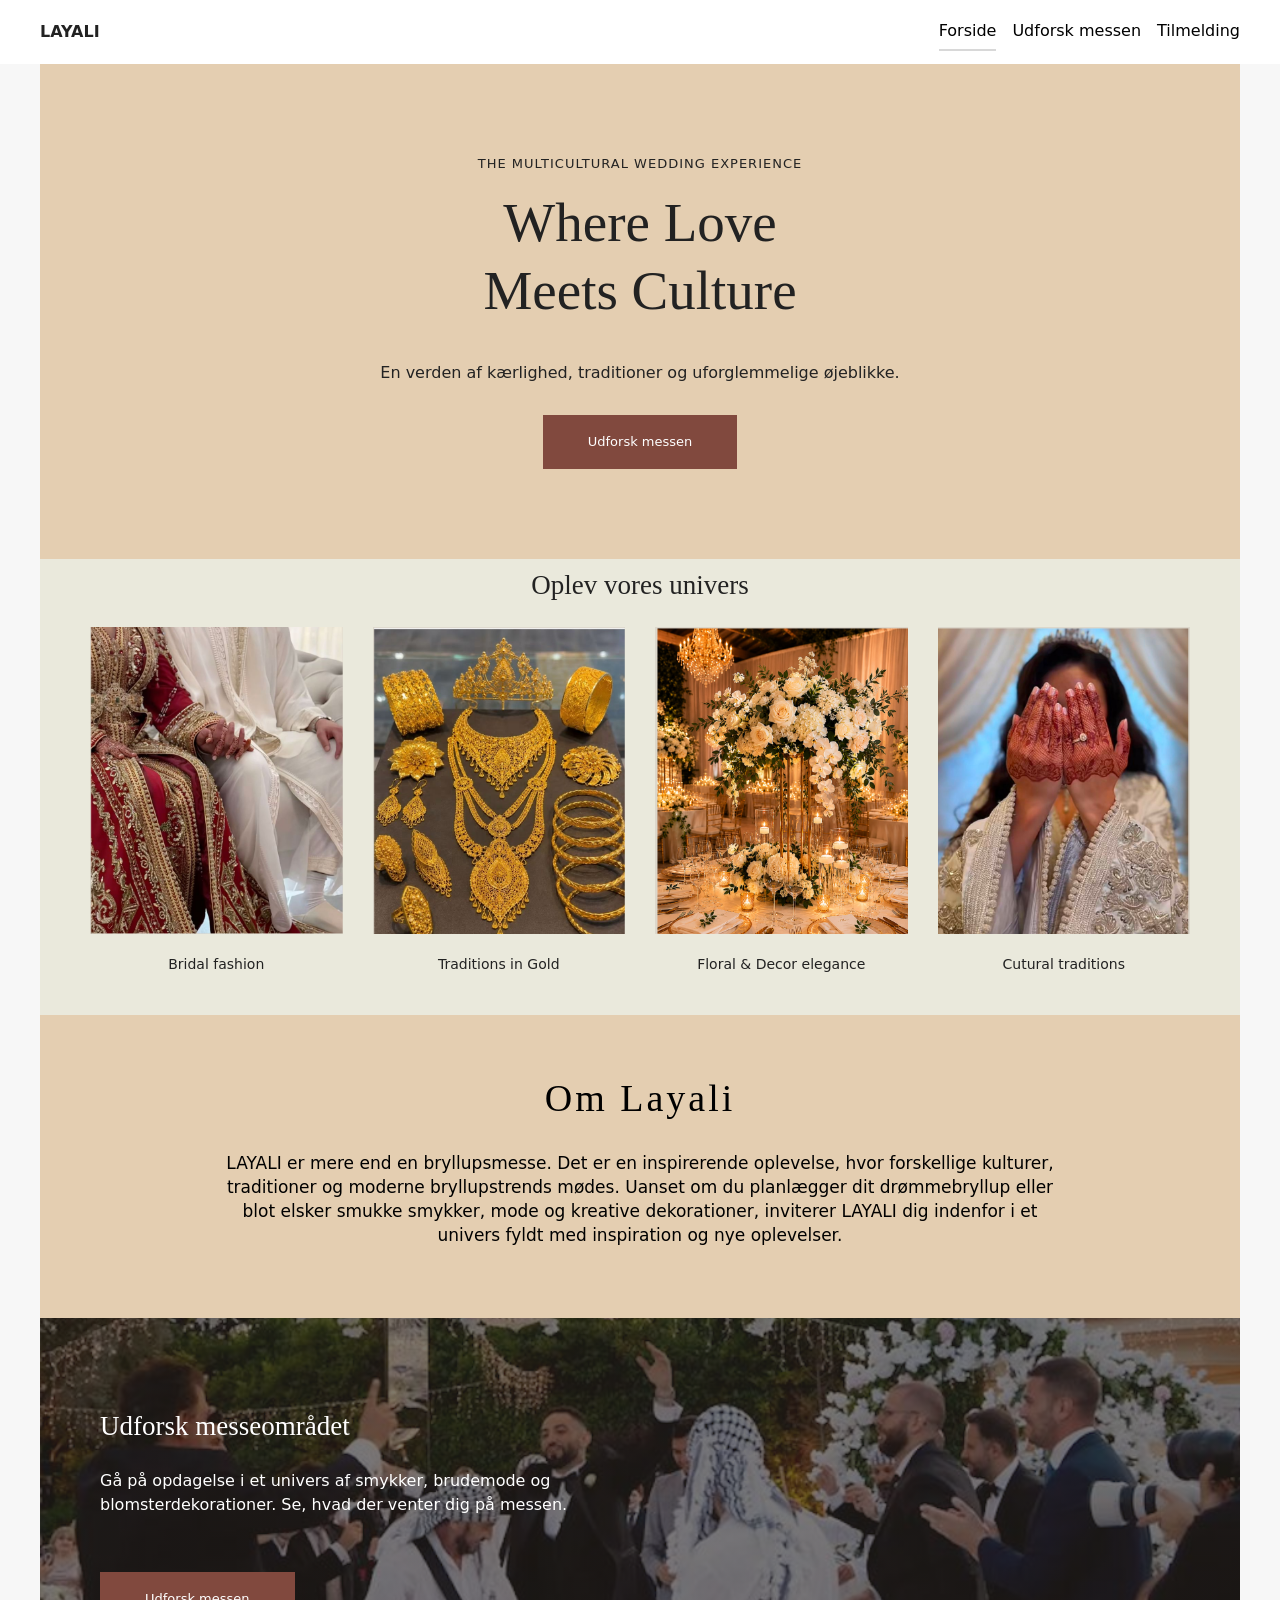
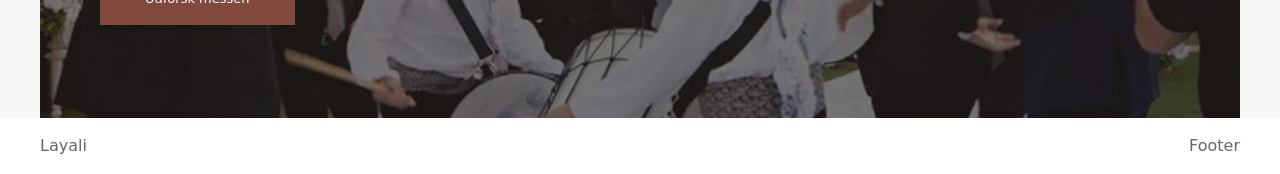
<file: index.html>
<!DOCTYPE html>
<html lang="da">

<head>
  <meta charset="UTF-8">
  <meta name="viewport" content="width=device-width, initial-scale=1.0">
  <title>Bryllupsmesse</title>
  <link rel="stylesheet" href="./starter.css">
  <link rel="stylesheet" href="./style.css">
</head>

<body>
  <header class="site-header">
    <div class="header-content">
      <a class="site-logo" href="./">LAYALI</a>
      <nav class="site-nav">
        <button>Menu</button>
        <ul class="menu" id="menu" popover>
          <li><a href="./" aria-current="page">Forside</a></li>
          <li><a href="./svg.html">Udforsk messen</a></li>
          <li><a href="./form.html">Tilmelding</a></li>
        </ul>
      </nav>
    </div>
  </header>

  <main>
    <section class="hero">
      <p class="overskrift"> THE MULTICULTURAL WEDDING EXPERIENCE</p>

      <h1> Where Love <br>Meets Culture</h1>

      <p class="hero-content"> En verden af kærlighed, traditioner og uforglemmelige øjeblikke.</h2>
      <div>
        <a class="knap" href="Udforsk.html">Udforsk messen</a>
      </div>

    </section>
    <section class="univers">
      <h2> Oplev vores univers</h2>

      <div class="imgs">
        <div class=" billede">
          <img src="imgs/foto1.jpg" alt="brudekjole">
          <p>Bridal fashion</p>
        </div>
        <div class="billede">
          <img src="imgs/foto2.jpg" alt="smykker">
          <p>Traditions in Gold</p>
        </div>
        <div class="billede">
          <img src="imgs/foto3.jpg" alt="blomster">
          <p>Floral & Decor elegance</p>
        </div>
        <div class=" billede">
          <img src="imgs/foto4.jpg" alt="Kulturelle traditioner">
          <p>Cutural traditions</p>

        </div>
      </div>
    </section>
    <section class="about">
      <div>
        <h2> Om Layali</h2>
        <p>LAYALI er mere end en bryllupsmesse. Det er en inspirerende oplevelse, hvor forskellige kulturer, traditioner
          og moderne
          bryllupstrends mødes.
          Uanset om du planlægger dit drømmebryllup eller blot elsker smukke smykker, mode og kreative dekorationer,
          inviterer
          LAYALI dig indenfor i et univers fyldt med inspiration og nye oplevelser.</p>
      </div>
    </section>
    <section class="explore">
      <div class="explore-content">

        <h2>Udforsk messeområdet</h2>
        <p>Gå på opdagelse i et univers af smykker, brudemode og blomsterdekorationer.
          Se, hvad der venter dig på messen.</p>
        <a class="knap" href="Udforsk.html">Udforsk messen</a>

      </div>

    </section>

  </main>

  <footer class="site-footer">
    <div class="footer-content">
      <p>Layali</p>
      <p>Footer</p>
    </div>
  </footer>
  <script src="./script.js"></script>
</body>

</html>
</file>
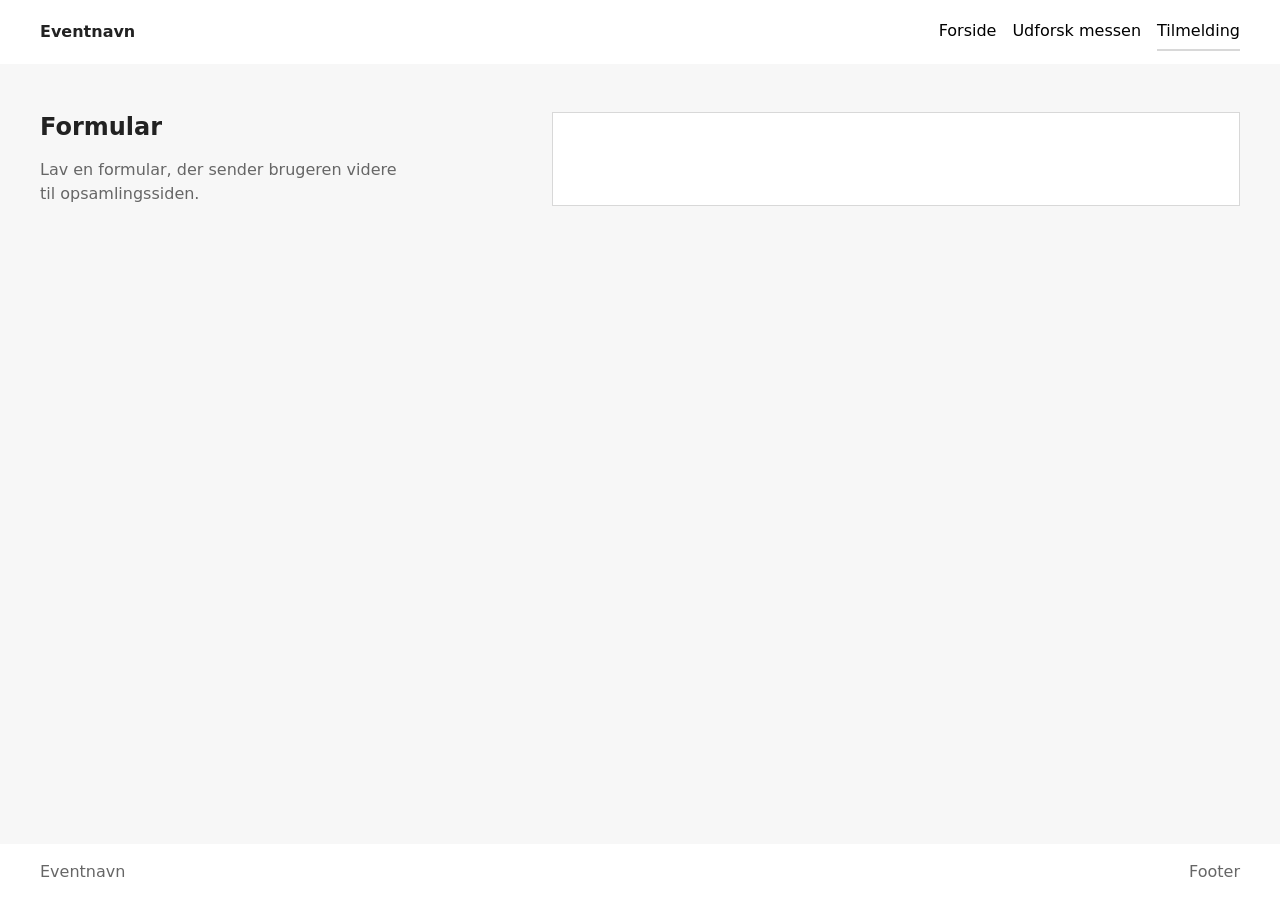
<file: form.html>
<!DOCTYPE html>
<html lang="da">

<head>
  <meta charset="UTF-8">
  <meta name="viewport" content="width=device-width, initial-scale=1.0">
  <title>Formular | Eventnavn</title>
  <link rel="stylesheet" href="./starter.css">
  <link rel="stylesheet" href="./style.css">
</head>

<body>
  <header class="site-header">
    <div class="header-content">
      <a class="site-logo" href="./">Eventnavn</a>
      <nav class="site-nav">
        <button>Menu</button>
        <ul class="menu" id="menu" popover>
          <li><a href="./">Forside</a></li>
          <li><a href="./svg.html">Udforsk messen</a></li>
          <li><a href="./form.html" aria-current="page">Tilmelding</a></li>
        </ul>
      </nav>
    </div>
  </header>

  <main>
    <section class="form-page">
      <header class="form-intro">
        <h1>Formular</h1>
        <p>Lav en formular, der sender brugeren videre til opsamlingssiden.</p>
      </header>

      <form class="form-placeholder" action="./opsamling.html"></form>
    </section>
  </main>

  <footer class="site-footer">
    <div class="footer-content">
      <p>Eventnavn</p>
      <p>Footer</p>
    </div>
  </footer>
  <script src="./script.js"></script>
</body>

</html>
</file>
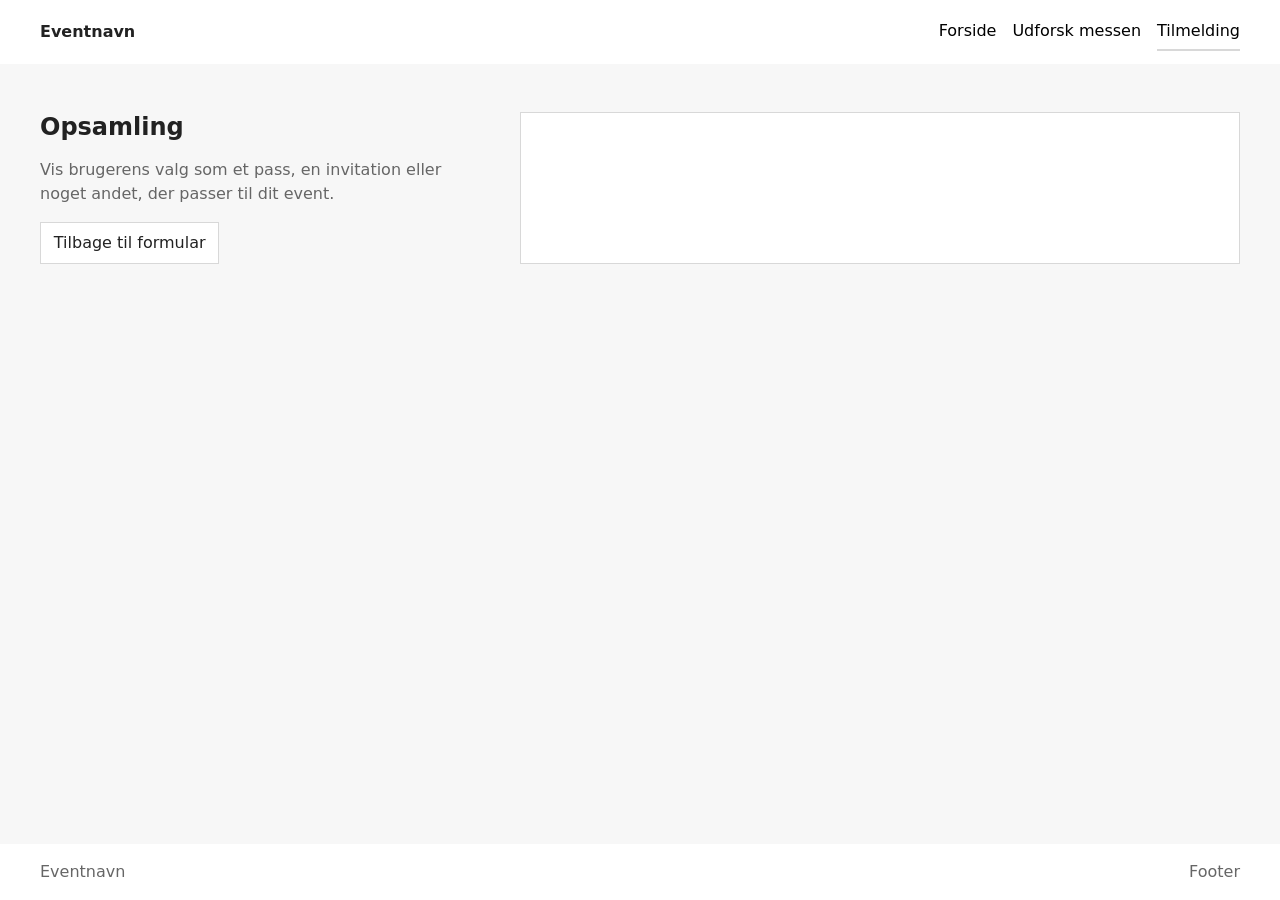
<file: opsamling.html>
<!DOCTYPE html>
<html lang="da">

<head>
  <meta charset="UTF-8">
  <meta name="viewport" content="width=device-width, initial-scale=1.0">
  <title>Opsamling | Eventnavn</title>
  <link rel="stylesheet" href="./starter.css">
  <link rel="stylesheet" href="./style.css">
</head>

<body>
  <header class="site-header">
    <div class="header-content">
      <a class="site-logo" href="./">Eventnavn</a>
      <nav class="site-nav">
        <button>Menu</button>
        <ul class="menu" id="menu" popover>
          <li><a href="./">Forside</a></li>
          <li><a href="./svg.html">Udforsk messen</a></li>
          <li><a href="./form.html" aria-current="page">Tilmelding</a></li>
        </ul>
      </nav>
    </div>
  </header>

  <main>
    <section class="opsamling-page">
      <div class="opsamling-intro">
        <h1>Opsamling</h1>
        <p>Vis brugerens valg som et pass, en invitation eller noget andet, der passer til dit event.</p>
        <div class="actions">
          <a class="button" href="./form.html">Tilbage til formular</a>
        </div>
      </div>

      <article class="opsamling-placeholder"></article>
    </section>
  </main>

  <footer class="site-footer">
    <div class="footer-content">
      <p>Eventnavn</p>
      <p>Footer</p>
    </div>
  </footer>
  <script src="./script.js"></script>
</body>

</html>
</file>
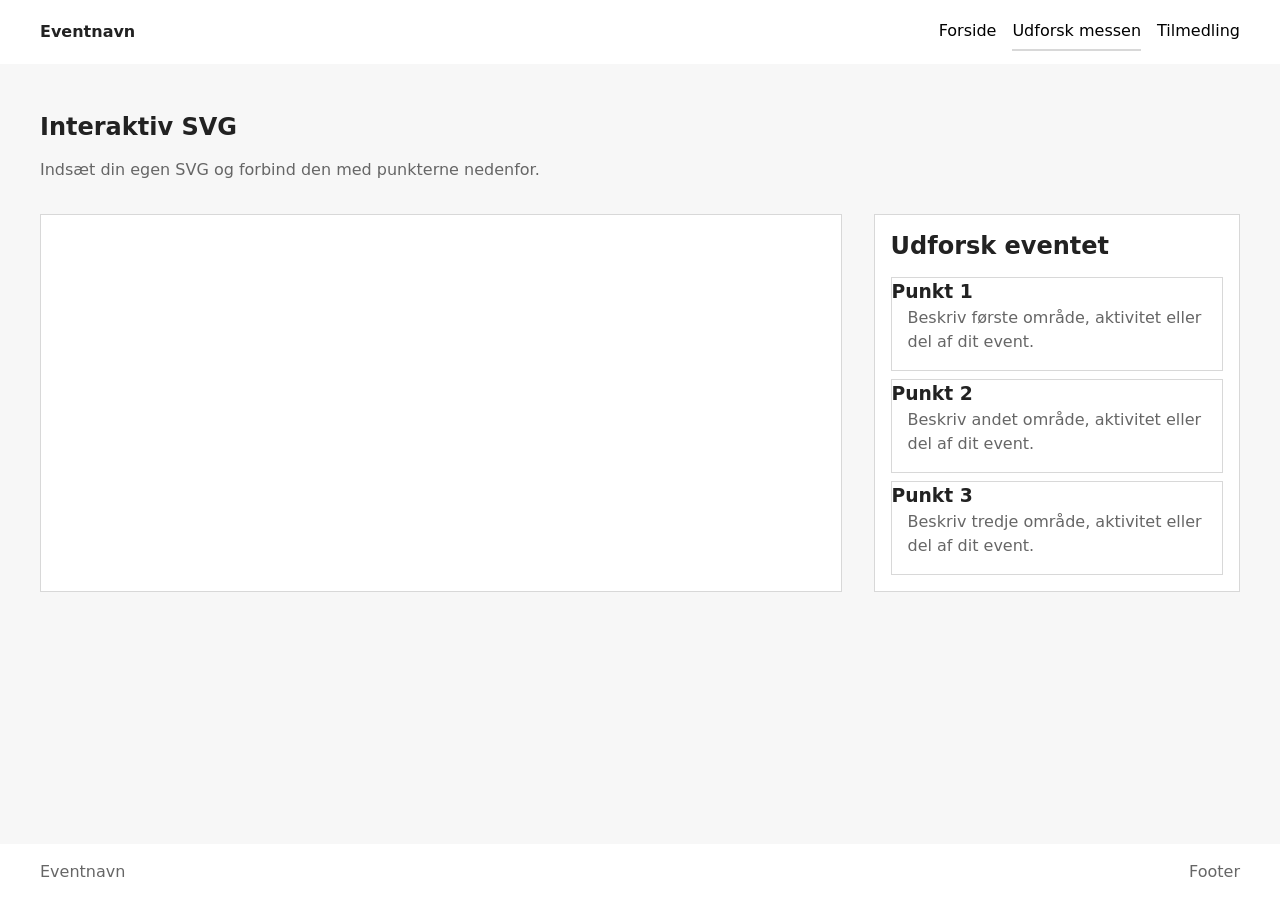
<file: Udforsk.html>
<!DOCTYPE html>
<html lang="da">

<head>
  <meta charset="UTF-8">
  <meta name="viewport" content="width=device-width, initial-scale=1.0">
  <title>Interaktiv SVG | Eventnavn</title>
  <link rel="stylesheet" href="./starter.css">
  <link rel="stylesheet" href="./style.css">
</head>

<body>
  <header class="site-header">
    <div class="header-content">
      <a class="site-logo" href="./">Eventnavn</a>
      <nav class="site-nav">
        <button>Menu</button>
        <ul class="menu" id="menu" popover>
          <li><a href="./">Forside</a></li>
          <li><a href="./svg.html" aria-current="page">Udforsk messen</a></li>
          <li><a href="./form.html">Tilmedling</a></li>
        </ul>
      </nav>
    </div>
  </header>

  <main>
    <section class="svg-page">
      <header class="svg-intro">
        <h1>Interaktiv SVG</h1>
        <p>Indsæt din egen SVG og forbind den med punkterne nedenfor.</p>
      </header>

      <section class="svg-layout">
        <div class="svg-placeholder"></div>

        <article class="panel">
          <h2>Udforsk eventet</h2>
          <div class="accordion">
            <!-- TODO: Lav om til details/summary -->
            <div class="accordion-item">
              <h3>Punkt 1</h3>
              <p>Beskriv første område, aktivitet eller del af dit event.</p>
            </div>
            <div class="accordion-item">
              <h3>Punkt 2</h3>
              <p>Beskriv andet område, aktivitet eller del af dit event.</p>
            </div>
            <div class="accordion-item">
              <h3>Punkt 3</h3>
              <p>Beskriv tredje område, aktivitet eller del af dit event.</p>
            </div>
          </div>
        </article>
      </section>
    </section>
  </main>

  <footer class="site-footer">
    <div class="footer-content">
      <p>Eventnavn</p>
      <p>Footer</p>
    </div>
  </footer>
  <script src="./script.js"></script>
</body>

</html>
</file>
<file: starter.css>
*,
::before,
::after {
  box-sizing: border-box;
  margin: 0;
  padding: 0;
}

html {
  interpolate-size: allow-keywords;
  font-family: system-ui, sans-serif;
  line-height: 1.5;
  -webkit-font-smoothing: antialiased;
}

h1,
h2 {
  line-height: 1.25;
}

p,
li {
  text-wrap: pretty;
}

img,
svg {
  display: block;
  width: 100%;
  height: auto;
}

label {
  display: block;
}

input,
button,
textarea,
select {
  font: inherit;
  color: inherit;
  background-color: transparent;
  font-size: max(1em, 16px);
  padding: 0;
  margin: 0;
}

input:where([type="checkbox"], [type="radio"]) {
  width: 1em;
  height: 1em;
}

textarea {
  resize: none;
  min-height: 4lh;
}

legend {
  padding: 0;
}

select,
::picker(select) {
  appearance: base-select;
}

[popover] {
  margin: revert;
}

dialog {
  overscroll-behavior: none;

  &::backdrop {
    overflow: hidden;
    overscroll-behavior: contain;
  }
}

.visually-hidden {
  position: absolute;
  width: 1px;
  height: 1px;
  overflow: hidden;
  white-space: nowrap;
  clip-path: inset(100%);
}
</file>
<file: style.css>
/* Variabler */
html {
  --color-page: #f7f7f7;
  --color-surface: #fff;
  --color-text: #222;
  --color-muted: #666;
  --color-border: #d8d8d8;
  --space-05: 0.5rem;
  --space-1: 1rem;
  --space-2: 2rem;
  --space-3: 3rem;

  background: var(--color-page);
  color: var(--color-text);
}

/* Globalt layout */
body {
  margin: 0;
  min-height: 100svh;
  display: grid;
  grid-template-rows: auto 1fr auto;
  grid-template-columns: minmax(1rlh, 1fr) minmax(0, 75rem) minmax(1rlh, 1fr);
}

h1,
h2,
h3,
p {
  margin: 0;
}

main {
  display: grid;
  grid-template-columns: inherit;
  grid-column: 1 / -1;
  align-content: start;
}

main > * {
  grid-column: 2;
  padding-block: var(--space-3);
}

.svg-page {
  display: grid;
  gap: var(--space-2);
}

.svg-intro {
  display: grid;
  gap: var(--space-1);
  max-width: 60ch;
}

.svg-intro p {
  color: var(--color-muted);
}

.svg-layout {
  display: grid;
  gap: var(--space-2);
  align-items: start;
  @media (width > 800px) {
    grid-template-columns: 1fr min(40%, 36ch);
  }
}

.form-page {
  display: grid;
  gap: var(--space-2);
  @media (width > 600px) {
    grid-template-columns: min(40%, 50ch) 1fr;
  }
}

.form-intro {
  display: grid;
  gap: var(--space-1);
  align-content: start;
  max-width: 60ch;
}

.form-intro p {
  color: var(--color-muted);
}

.opsamling-page {
  display: grid;
  gap: var(--space-2);
  align-items: start;

  @media (width > 800px) {
    grid-template-columns: minmax(0, 44ch) minmax(20rem, 1fr);
  }
}

.opsamling-intro {
  display: grid;
  gap: var(--space-1);
  max-width: 60ch;
}

.opsamling-intro p {
  color: var(--color-muted);
}

.error-page {
  display: grid;
  gap: var(--space-1);
  max-width: 60ch;
}

.error-page p {
  color: var(--color-muted);
}

/* Header og footer */
.site-header,
.site-footer {
  grid-column: 1 / -1;

  display: grid;
  grid-template-columns: inherit;
  background: var(--color-surface);
}

.header-content,
.footer-content {
  grid-column: 2;
}

.header-content {
  min-height: 4rem;
  display: flex;
  justify-content: space-between;
  align-items: center;
  gap: var(--space-1);
}

.site-logo {
  color: inherit;
  font-weight: 700;
  text-decoration: none;
}

.footer-content {
  padding-block: var(--space-1);
  display: flex;
  flex-wrap: wrap;
  justify-content: space-between;
  gap: var(--space-1);
  color: var(--color-muted);
}

/* Navigation */
[popover] {
  margin: 0;
  padding: 0;
  border: none;
  background: transparent;
}

.site-nav button {
  padding: 0.4rem 0.7rem;
  border: 1px solid var(--color-border);
  background: var(--color-surface);
  @media (width > 600px) {
    display: none;
  }
}

.menu {
  margin: 0;
  padding: var(--space-1);
  list-style: none;
  background: var(--color-surface);
  border: 1px solid var(--color-border);
  @media (width > 600px) {
    display: flex;
    gap: var(--space-1);
    padding: 0;
    border: none;
    background: none;
    position: static;
  }
}

.menu a {
  display: block;
  padding: 0.4rem 0;
  color: inherit;
  text-decoration: none;
  border-bottom: 2px solid #0000;
}

.menu a[aria-current="page"] {
  border-bottom-color: var(--color-border);
}

/* Flader */
.panel,
.svg-placeholder,
.form-placeholder,
.opsamling-placeholder {
  background: var(--color-surface);
  border: 1px solid var(--color-border);
}

.panel {
  padding: var(--space-1);
  display: grid;
  gap: var(--space-1);
}

.svg-placeholder,
.opsamling-placeholder {
  min-height: -webkit-fill-available;
  min-height: stretch;
}

.form-placeholder {
  min-height: -webkit-fill-available;
  min-height: stretch;
  padding: var(--space-1);
}

/* Details */
.accordion {
  display: grid;
  gap: var(--space-05);
}

.accordion-item {
  border: 1px solid var(--color-border);
  background: var(--color-surface);
}

.accordion-item p {
  padding: 0 var(--space-1) var(--space-1);
  color: var(--color-muted);
}

/* Knap/link */
.button {
  justify-self: start;
  display: inline-block;
  padding: 0.5rem 0.8rem;
  border: 1px solid var(--color-border);
  background: var(--color-surface);
  color: inherit;
  text-decoration: none;
}

/****************************** hero section ************************************/
.hero {
  background-color: rgb(228, 206, 177);
  text-align: center;
  padding: 90px 20px;
}

.overskrift {
  font-size: 13px;
  letter-spacing: 1px;
  margin-bottom: 15px;
}

.hero h1 {
  font-family: Georgia, "Times New Roman", Times, serif;
  font-size: 55px;
  font-weight: normal;
  line-height: 1, 2;
  margin-bottom: 35px;
}

.knap {
  display: inline-block;
  background-color: rgb(129, 73, 62);
  color: white;
  text-decoration: none;
  padding: 17px 45px;
  font-size: 13px;
  font-weight: 400;
  transition: 0.3s;
  margin-top: 30px;
}

.hero-content {
  display: inline-block;
  justify-content: center;
  align-items: center;
  gap: 15px;
  margin-top: 0;
}

.hero-content {
  font-size: 16px;
}

.knap :hover {
  background-color: #4e1c18;
}

/*********************************** billede section ********************************/

.univers {
  text-align: center;
  padding: 10px 50px 40px;
  background-color: rgba(233, 232, 217, 0.88);
}

.univers h2 {
  font-family: Georgia, "Times New Roman", Times, serif;
  font-size: 27px;
  font-weight: normal;
  margin-bottom: 25px;
}

.imgs {
  display: grid;
  grid-template-columns: repeat(4, 1fr);
  gap: 30px;
}

.billede img {
  width: 100%;
  height: auto;
  object-fit: cover;
}

.billede p {
  font-size: 14px;
  margin-top: 20px;
}

.billede img {
  transition: transform 0.3s ease;
  cursor: pointer;
}

.billede img:hover {
  transform: scale(1.1);
}

/************************** generel styling ********************/

.about {
  background-color: rgb(228, 206, 177);
  text-align: center;
  padding: 60px 150px 70px;
  min-height: 230px;
}

.about h2 {
  font-size: 38px;
  font-weight: normal;
  letter-spacing: 3px;
  margin-bottom: 30px;
  color: black;
  font-family: Georgia, "Times New Roman", Times, serif;
}

.about p {
  font-size: 17px;
  line-height: 1.4;
  color: black;
  max-width: 850px;
  margin: 0 auto;
}

/*********************** udforsk messen ************************/

.explore {
  height: 400px;
  width: 100%;
  background-image:
    linear-gradient(rgba(40, 35, 30, 0.6), rgba(40, 35, 30, 0.6)),
    url(imgs/Skærmbillede\ 2026-11-16\ kl.\ 10.58.08.png);
  background-size: cover;
  background-position: center;
  display: flex;
  align-items: center;
}

.explore-content {
  padding-left: 60px;
  max-width: 600px;
  color: white;
}

.explore-content p {
  font-size: 16px;
  line-height: 1.5;
  margin-bottom: 25px;
}

.explore-content h2 {
  font-size: 27px;
  font-weight: normal;
  margin-bottom: 25px;
  font-family: Georgia, "Times New Roman", Times, serif;
}
</file>
